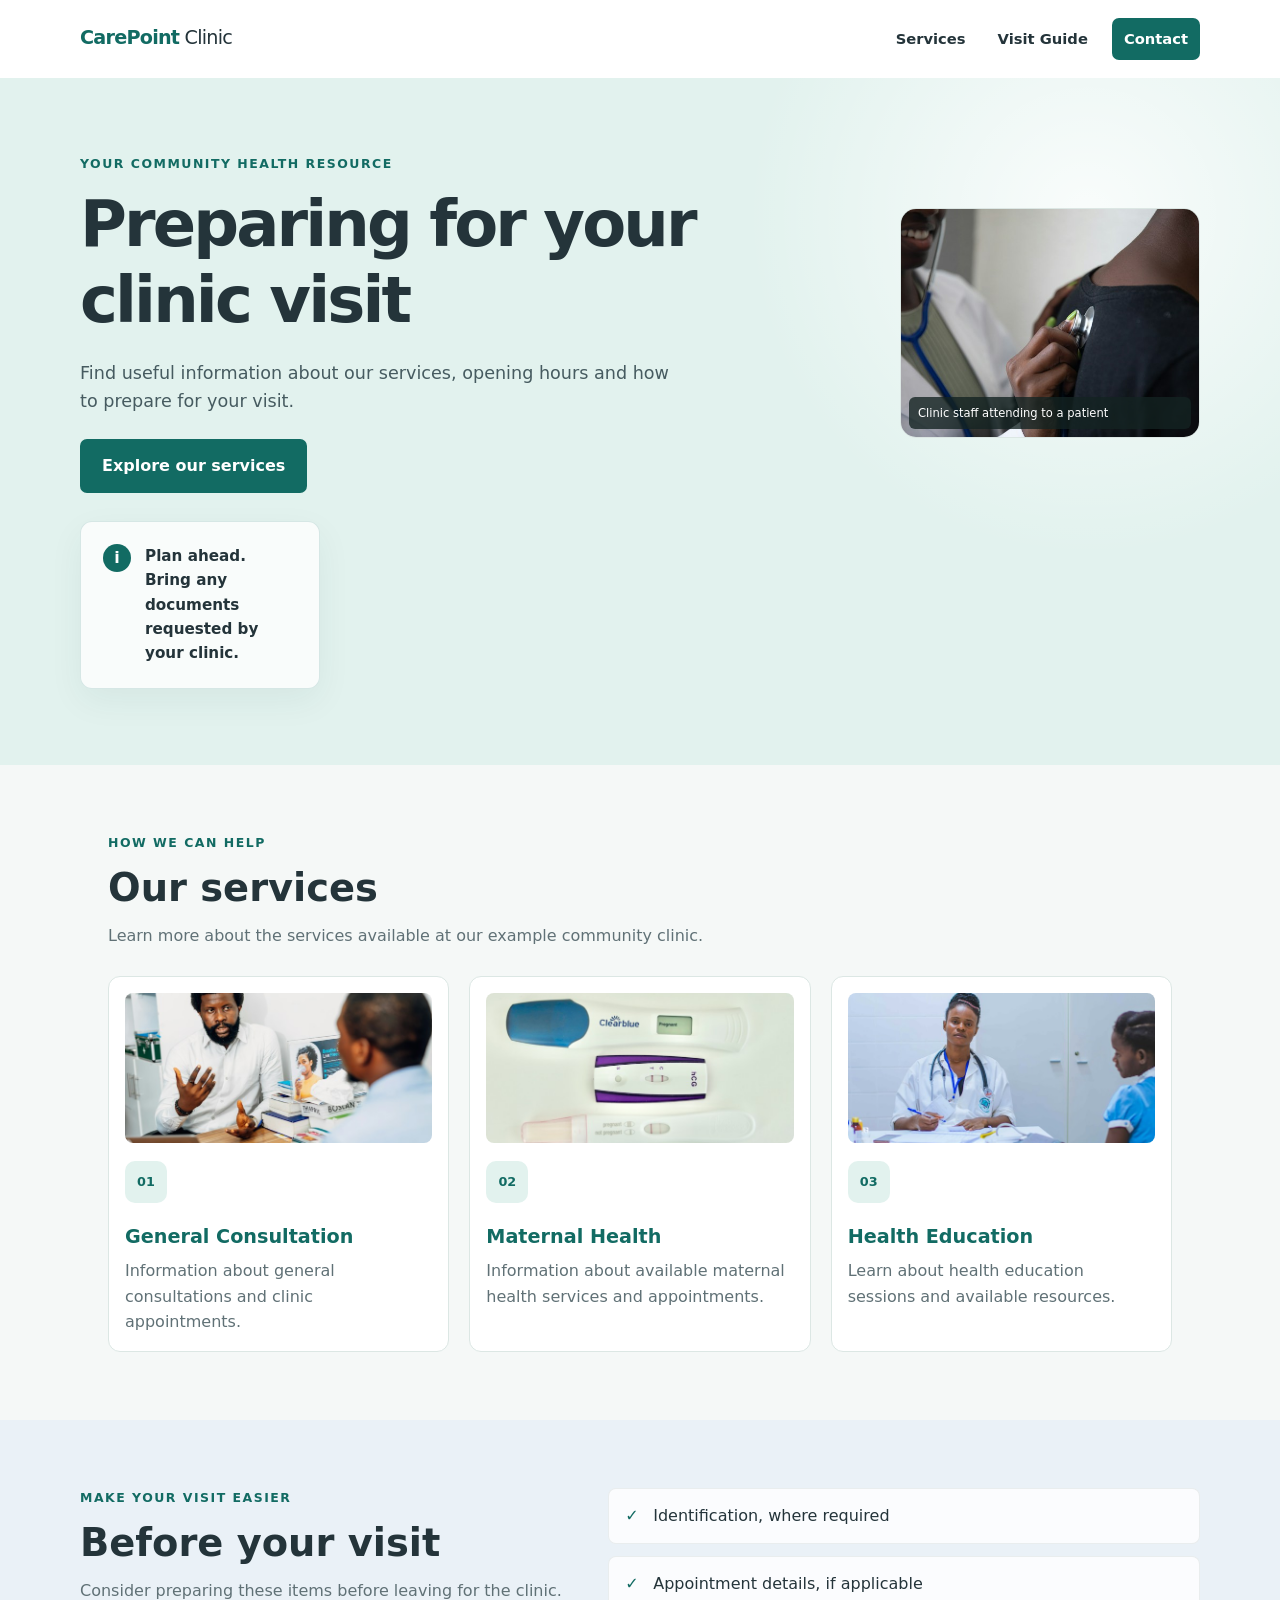
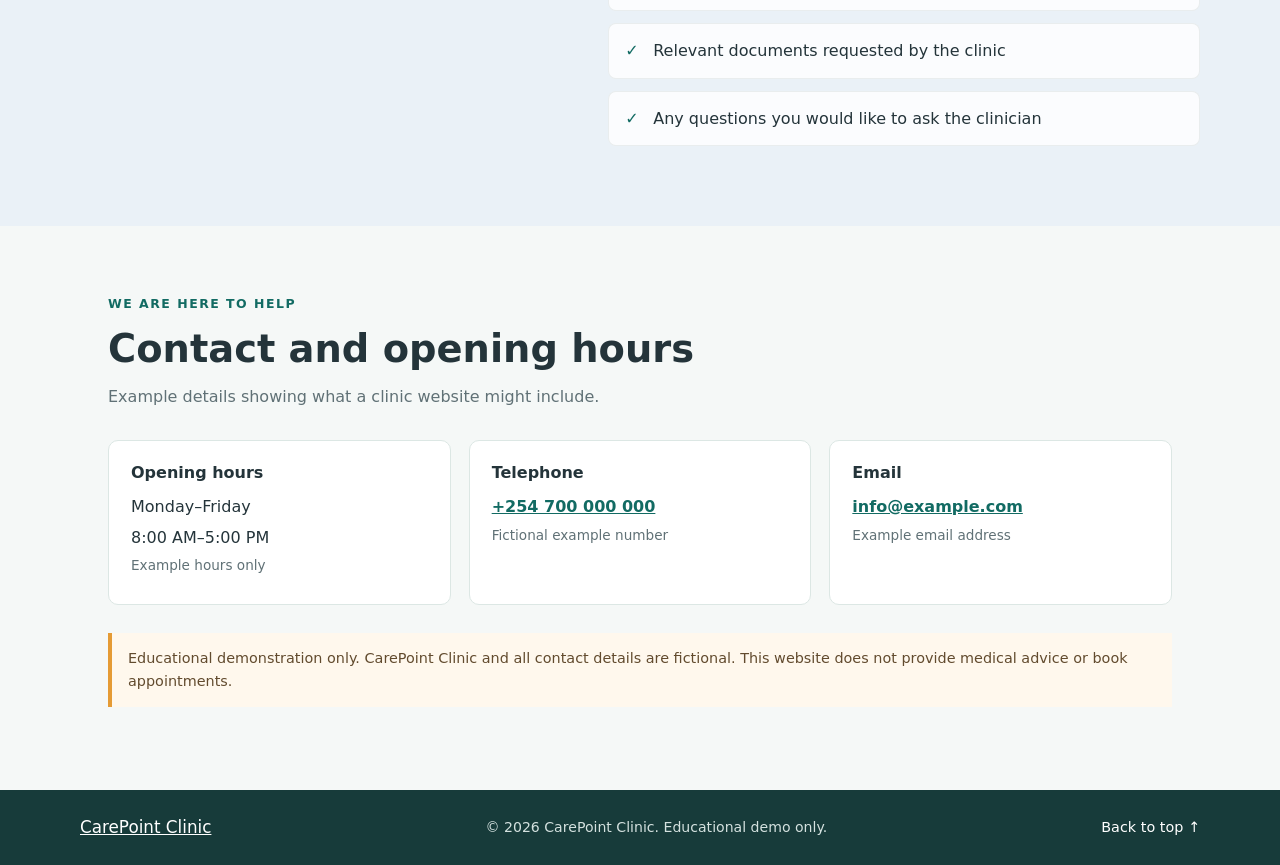
<file: index.html>
<!doctype html>
<html lang="en">
  <head>
    <!-- UTF-8 supports a wide range of characters; the viewport helps the layout fit phones. -->
    <meta charset="UTF-8" />
    <meta name="viewport" content="width=device-width, initial-scale=1.0" />
    <!-- A short summary can appear in search results; the title labels the browser tab. -->
    <meta
      name="description"
      content="A simple guide to clinic services, opening hours and preparing for a visit."
    />
    <title>Clinic Visit Guide | CarePoint Clinic</title>
    <!-- Load the separate stylesheet so content and presentation stay organized. -->
    <link rel="stylesheet" href="/assets/css/style.css" />
  </head>
  <body>
    <!-- The header groups the brand and the main links. The CSS places them in a row. -->
    <header class="site-header">
      <a class="logo" href="#home">CarePoint<span> Clinic</span></a>
      <!-- Each fragment link jumps to the section with the matching id below. -->
      <nav aria-label="Main navigation">
        <a href="#services">Services</a>
        <a href="#prepare">Visit Guide</a>
        <a class="nav-contact" href="#contact">Contact</a>
      </nav>
    </header>

    <!-- Main contains the central information of this page. -->
    <main>
      <!-- Welcome area: text, an image, and a supporting reminder. id="home" is a link target. -->
      <section class="hero" id="home">
        <div class="hero-content">
          <p class="eyebrow">YOUR COMMUNITY HEALTH RESOURCE</p>
          <h1>Preparing for your clinic visit</h1>
          <p class="hero-description">
            Find useful information about our services, opening hours and how to prepare for your
            visit.
          </p>
          <a class="button" href="#services">Explore our services</a>
        </div>
        <!-- IMAGE SLOT: Replace the image path with your chosen file; keep useful alt text. -->
        <div class="hero-image">
          <img src="/assets/images/clinic-hero.jpg" alt="Clinic staff welcoming a visitor" />
          <span class="image-label">Clinic staff attending to a patient</span>
        </div>
        <aside class="hero-note">
          <span class="note-mark" aria-hidden="true">i</span>
          <p>Plan ahead. Bring any documents requested by your clinic.</p>
        </aside>
      </section>

      <!-- The id lets navigation links jump here; the class supplies shared section spacing. -->
      <section class="section" id="services">
        <div class="section-heading">
          <p class="eyebrow">HOW WE CAN HELP</p>
          <h2>Our services</h2>
          <p class="section-intro">
            Learn more about the services available at our example community clinic.
          </p>
        </div>
        <!-- This parent is a CSS Grid container. Each article below becomes one grid item. -->
        <div class="service-grid">
          <article class="service-card">
            <!-- Each article groups one service's image, number, heading, and description. -->
            <!-- IMAGE SLOT: Replace the image path with your chosen file; keep useful alt text. -->
            <img
              class="service-image"
              src="/assets/images/general-consultation.jpg"
              alt="General consultation"
            />
            <div class="card-icon" aria-hidden="true">01</div>
            <h3>General Consultation</h3>
            <p>Information about general consultations and clinic appointments.</p>
          </article>
          <article class="service-card">
            <!-- IMAGE SLOT: Replace images/maternal-health.jpg with your chosen image. -->
            <img
              class="service-image"
              src="/assets/images/maternal-health.jpg"
              alt="Maternal health services"
            />
            <div class="card-icon" aria-hidden="true">02</div>
            <h3>Maternal Health</h3>
            <p>Information about available maternal health services and appointments.</p>
          </article>
          <article class="service-card">
            <!-- IMAGE SLOT: Replace images/health-education.jpg with your chosen image. -->
            <img
              class="service-image"
              src="/assets/images/health-education.jpg"
              alt="Health education session"
            />
            <div class="card-icon" aria-hidden="true">03</div>
            <h3>Health Education</h3>
            <p>Learn about health education sessions and available resources.</p>
          </article>
        </div>
      </section>

      <!-- The preparation class adds a two-column Grid layout on wider screens. -->
      <section class="section preparation" id="prepare">
        <div class="preparation-copy">
          <p class="eyebrow">MAKE YOUR VISIT EASIER</p>
          <h2>Before your visit</h2>
          <p>Consider preparing these items before leaving for the clinic.</p>
        </div>
        <!-- A semantic list keeps these preparation steps understandable without styling. -->
        <ul class="checklist">
          <li>Identification, where required</li>
          <li>Appointment details, if applicable</li>
          <li>Relevant documents requested by the clinic</li>
          <li>Any questions you would like to ask the clinician</li>
        </ul>
      </section>

      <!-- Contact details are grouped into three articles and become a Grid on wide screens. -->
      <section class="section contact" id="contact">
        <div class="section-heading">
          <p class="eyebrow">WE ARE HERE TO HELP</p>
          <h2>Contact and opening hours</h2>
          <p class="section-intro">Example details showing what a clinic website might include.</p>
        </div>
        <div class="contact-grid">
          <article class="contact-item">
            <h3>Opening hours</h3>
            <p>Monday–Friday</p>
            <p>8:00 AM–5:00 PM</p>
            <p class="muted">Example hours only</p>
          </article>
          <article class="contact-item">
            <h3>Telephone</h3>
            <!-- tel: and mailto: links can open the visitor's phone or email app. -->
            <p><a href="tel:+254700000000">+254 700 000 000</a></p>
            <p class="muted">Fictional example number</p>
          </article>
          <article class="contact-item">
            <h3>Email</h3>
            <p><a href="mailto:info@example.com">info@example.com</a></p>
            <p class="muted">Example email address</p>
          </article>
        </div>
        <p class="notice">
          Educational demonstration only. CarePoint Clinic and all contact details are fictional.
          This website does not provide medical advice or book appointments.
        </p>
      </section>
    </main>

    <!-- Footer content closes the page and repeats a link back to the welcome section. -->
    <footer class="site-footer">
      <a class="footer-logo" href="#home">CarePoint Clinic</a>
      <p>&copy; 2026 CarePoint Clinic. Educational demo only.</p>
      <a href="#home">Back to top ↑</a>
    </footer>
  </body>
</html>
</file>
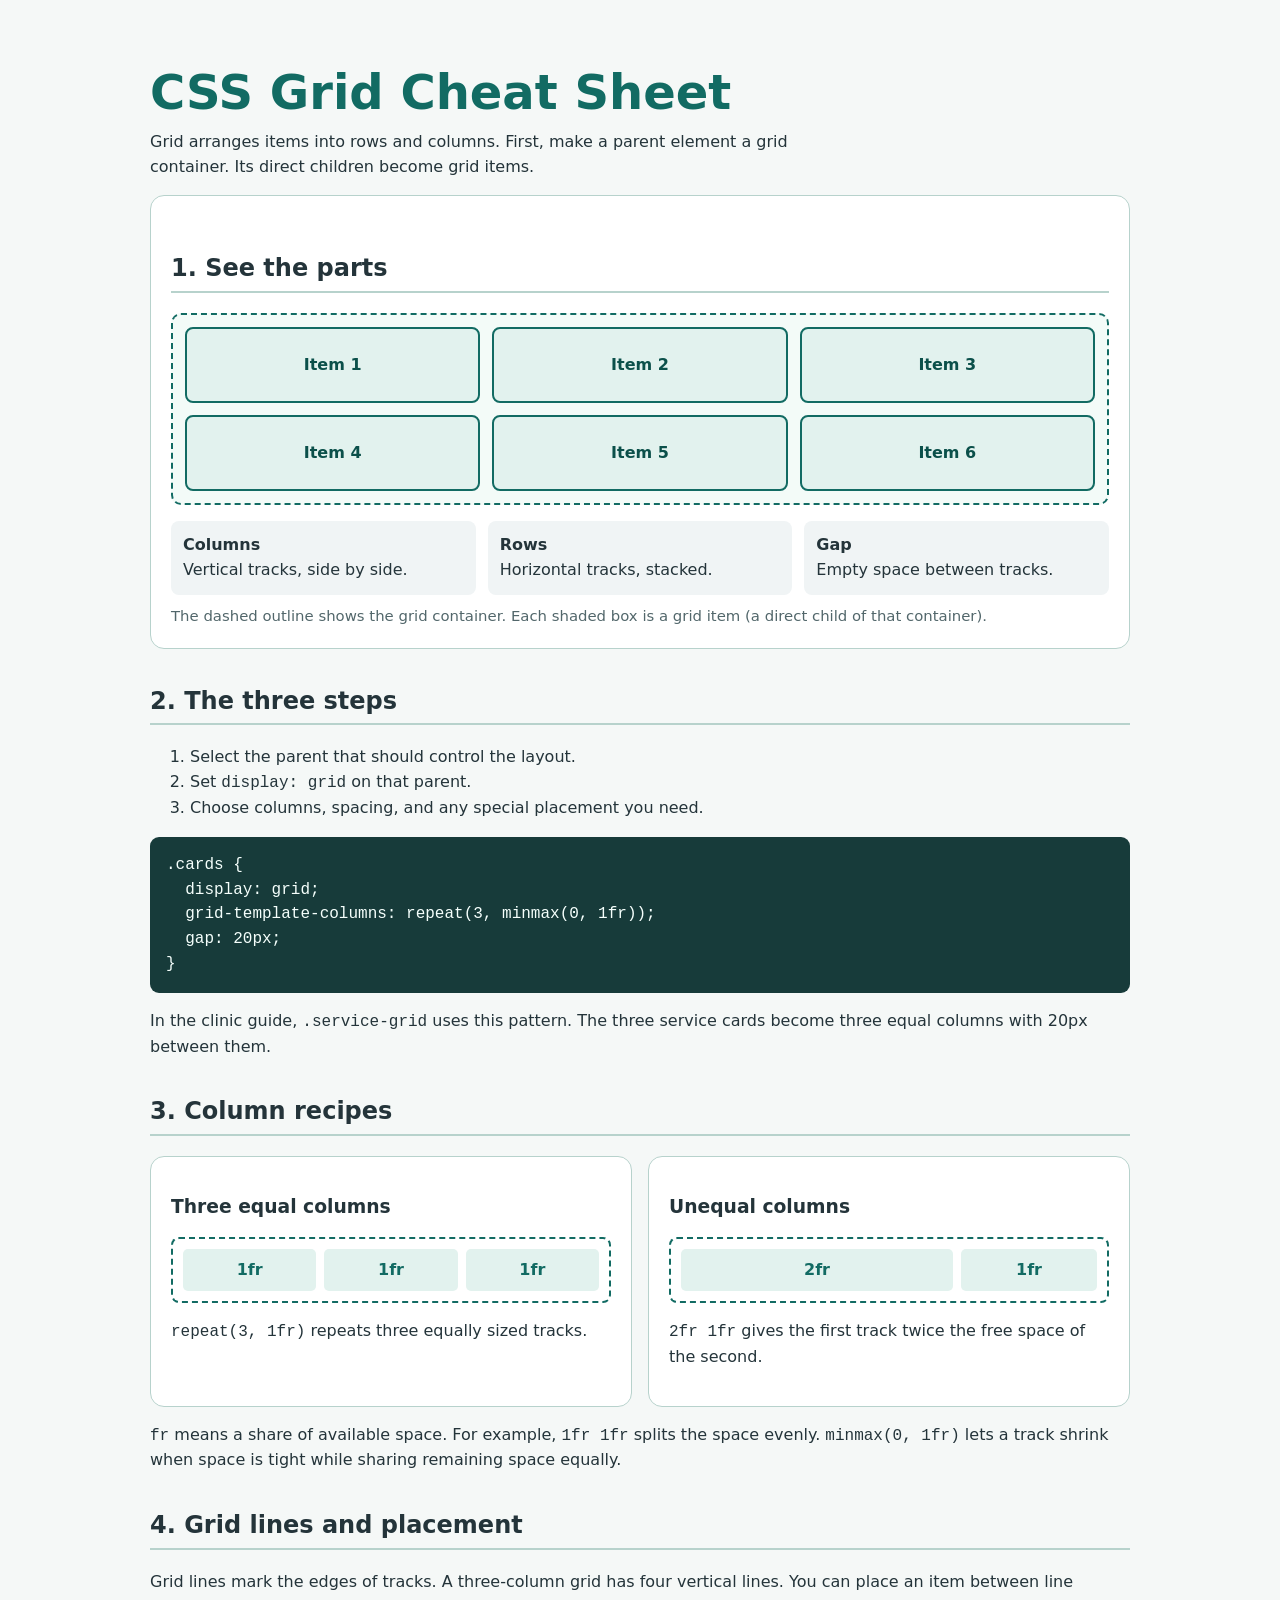
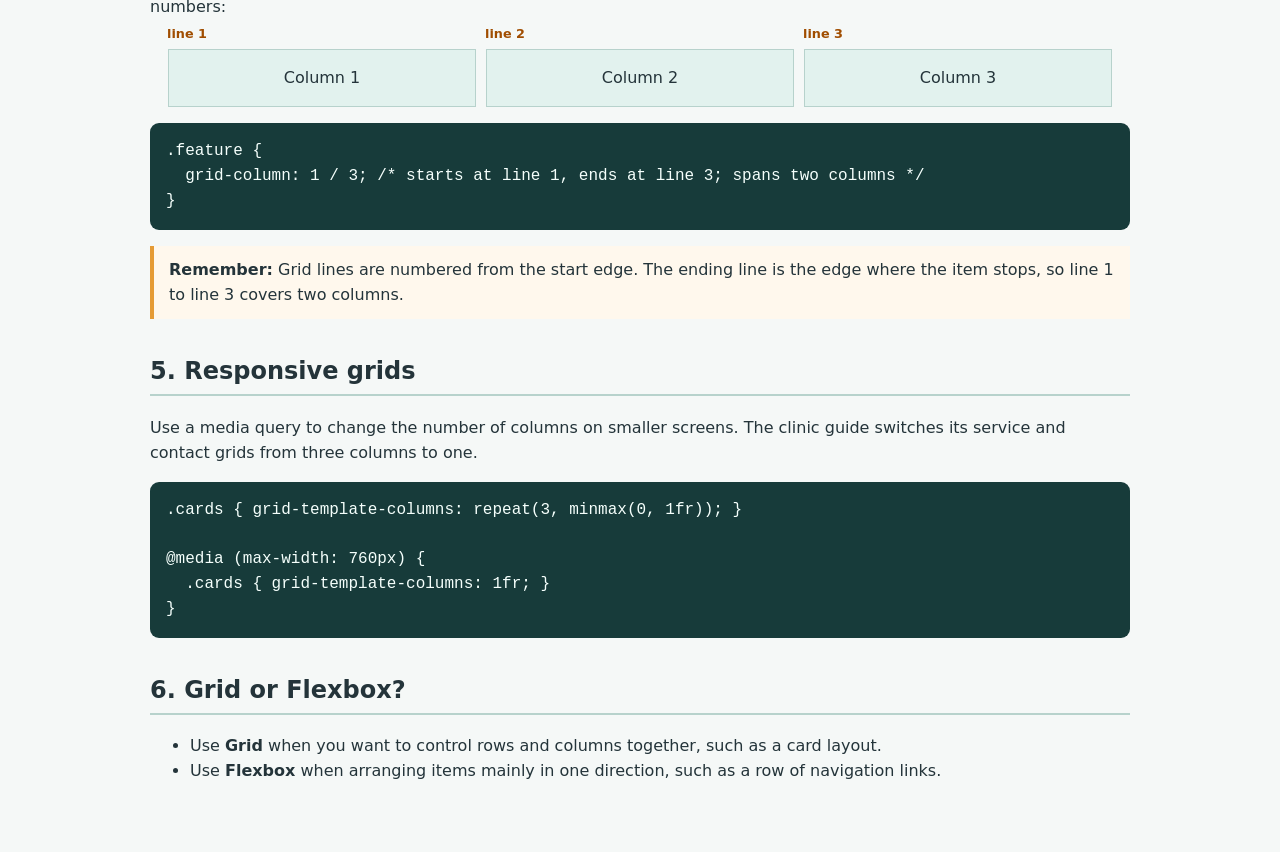
<file: css-grid-cheat-sheet.html>
<!doctype html>
<html lang="en">
  <head>
    <meta charset="utf-8" />
    <meta name="viewport" content="width=device-width, initial-scale=1" />
    <title>CSS Grid Cheat Sheet for Beginners</title>
    <style>
      :root {
        color-scheme: light;
        --ink: #24343a;
        --green: #126b63;
        --pale: #e2f2ee;
        --line: #b7d2cc;
        --paper: #f5f8f7;
      }
      * {
        box-sizing: border-box;
      }
      body {
        margin: 0;
        padding: 32px 18px 56px;
        background: var(--paper);
        color: var(--ink);
        font:
          16px/1.55 system-ui,
          sans-serif;
      }
      main {
        max-width: 980px;
        margin: auto;
      }
      h1,
      h2,
      h3 {
        line-height: 1.2;
      }
      h1 {
        margin-bottom: 8px;
        color: var(--green);
        font-size: clamp(2rem, 5vw, 3rem);
      }
      h2 {
        margin-top: 38px;
        padding-bottom: 8px;
        border-bottom: 2px solid var(--line);
      }
      .intro {
        max-width: 700px;
        margin-top: 0;
      }
      .panel {
        padding: 20px;
        border: 1px solid var(--line);
        border-radius: 14px;
        background: white;
      }
      .diagram {
        display: grid;
        grid-template-columns: repeat(3, 1fr);
        gap: 12px;
        padding: 12px;
        border: 2px dashed var(--green);
        border-radius: 10px;
        background: #f3fbf8;
      }
      .cell {
        display: grid;
        min-height: 76px;
        place-items: center;
        border: 2px solid var(--green);
        border-radius: 8px;
        background: var(--pale);
        color: #0b504a;
        font-weight: 700;
        text-align: center;
      }
      .caption {
        margin: 10px 0 0;
        color: #52676b;
        font-size: 0.93rem;
      }
      .parts {
        display: grid;
        grid-template-columns: repeat(3, 1fr);
        gap: 12px;
        margin-top: 16px;
      }
      .parts div {
        padding: 12px;
        border-radius: 8px;
        background: #f0f4f5;
      }
      code,
      pre {
        font-family: ui-monospace, SFMono-Regular, Consolas, monospace;
      }
      pre {
        overflow-x: auto;
        padding: 16px;
        border-radius: 9px;
        background: #173b3a;
        color: #f5fffc;
      }
      .compare {
        display: grid;
        grid-template-columns: 1fr 1fr;
        gap: 16px;
      }
      .mini {
        display: grid;
        gap: 8px;
        padding: 10px;
        border: 2px dashed var(--green);
        border-radius: 8px;
      }
      .three {
        grid-template-columns: repeat(3, 1fr);
      }
      .two {
        grid-template-columns: 2fr 1fr;
      }
      .mini span {
        display: grid;
        min-height: 42px;
        place-items: center;
        border-radius: 5px;
        background: var(--pale);
        color: var(--green);
        font-weight: 700;
      }
      .line-demo {
        display: grid;
        grid-template-columns: repeat(3, 1fr);
        gap: 10px;
        margin: 30px 18px 12px;
        counter-reset: none;
      }
      .line-demo span {
        position: relative;
        display: grid;
        min-height: 58px;
        place-items: center;
        background: var(--pale);
        border: 1px solid var(--line);
      }
      .line-demo span::before {
        position: absolute;
        top: -26px;
        left: -2px;
        color: #a04d00;
        font-size: 0.8rem;
        font-weight: 700;
      }
      .line-demo span:nth-child(1)::before {
        content: "line 1";
      }
      .line-demo span:nth-child(2)::before {
        content: "line 2";
      }
      .line-demo span:nth-child(3)::before {
        content: "line 3";
      }
      .line-demo span:nth-child(4)::before {
        content: "line 4";
      }
      .note {
        padding: 12px 15px;
        border-left: 4px solid #e59b35;
        background: #fff8ed;
      }
      @media (max-width: 620px) {
        body {
          padding: 22px 14px 40px;
        }
        .parts,
        .compare {
          grid-template-columns: 1fr;
        }
        .panel {
          padding: 15px;
        }
        .cell {
          min-height: 60px;
          font-size: 0.9rem;
        }
      }
    </style>
  </head>
  <body>
    <main>
      <h1>CSS Grid Cheat Sheet</h1>
      <p class="intro">
        Grid arranges items into rows and columns. First, make a parent element a grid container.
        Its direct children become grid items.
      </p>

      <section class="panel" aria-labelledby="anatomy-title">
        <h2 id="anatomy-title">1. See the parts</h2>
        <div
          class="diagram"
          aria-label="A grid with three columns, two rows, and gaps between six cells"
        >
          <div class="cell">Item 1</div>
          <div class="cell">Item 2</div>
          <div class="cell">Item 3</div>
          <div class="cell">Item 4</div>
          <div class="cell">Item 5</div>
          <div class="cell">Item 6</div>
        </div>
        <div class="parts">
          <div><strong>Columns</strong><br />Vertical tracks, side by side.</div>
          <div><strong>Rows</strong><br />Horizontal tracks, stacked.</div>
          <div><strong>Gap</strong><br />Empty space between tracks.</div>
        </div>
        <p class="caption">
          The dashed outline shows the grid container. Each shaded box is a grid item (a direct
          child of that container).
        </p>
      </section>

      <h2>2. The three steps</h2>
      <ol>
        <li>Select the parent that should control the layout.</li>
        <li>Set <code>display: grid</code> on that parent.</li>
        <li>Choose columns, spacing, and any special placement you need.</li>
      </ol>
      <pre><code>.cards {
  display: grid;
  grid-template-columns: repeat(3, minmax(0, 1fr));
  gap: 20px;
}</code></pre>
      <p>
        In the clinic guide, <code>.service-grid</code> uses this pattern. The three service cards
        become three equal columns with 20px between them.
      </p>

      <h2>3. Column recipes</h2>
      <div class="compare">
        <div class="panel">
          <h3>Three equal columns</h3>
          <div class="mini three"><span>1fr</span><span>1fr</span><span>1fr</span></div>
          <p><code>repeat(3, 1fr)</code> repeats three equally sized tracks.</p>
        </div>
        <div class="panel">
          <h3>Unequal columns</h3>
          <div class="mini two"><span>2fr</span><span>1fr</span></div>
          <p><code>2fr 1fr</code> gives the first track twice the free space of the second.</p>
        </div>
      </div>
      <p>
        <code>fr</code> means a share of available space. For example, <code>1fr 1fr</code> splits
        the space evenly. <code>minmax(0, 1fr)</code> lets a track shrink when space is tight while
        sharing remaining space equally.
      </p>

      <h2>4. Grid lines and placement</h2>
      <p>
        Grid lines mark the edges of tracks. A three-column grid has four vertical lines. You can
        place an item between line numbers:
      </p>
      <div class="line-demo" aria-label="Three columns separated by four numbered grid lines">
        <span>Column 1</span><span>Column 2</span><span>Column 3</span>
      </div>
      <pre><code>.feature {
  grid-column: 1 / 3; /* starts at line 1, ends at line 3; spans two columns */
}</code></pre>
      <p class="note">
        <strong>Remember:</strong> Grid lines are numbered from the start edge. The ending line is
        the edge where the item stops, so line 1 to line 3 covers two columns.
      </p>

      <h2>5. Responsive grids</h2>
      <p>
        Use a media query to change the number of columns on smaller screens. The clinic guide
        switches its service and contact grids from three columns to one.
      </p>
      <pre><code>.cards { grid-template-columns: repeat(3, minmax(0, 1fr)); }

@media (max-width: 760px) {
  .cards { grid-template-columns: 1fr; }
}</code></pre>

      <h2>6. Grid or Flexbox?</h2>
      <ul>
        <li>
          Use <strong>Grid</strong> when you want to control rows and columns together, such as a
          card layout.
        </li>
        <li>
          Use <strong>Flexbox</strong> when arranging items mainly in one direction, such as a row
          of navigation links.
        </li>
      </ul>
    </main>
  </body>
</html>
</file>
<file: assets/css/style.css>
/* 1. Global styles and reusable colours
   Variables in :root can be reused throughout this file. Change a value here
   to update every component that uses it, which helps keep colors consistent. */
:root {
  --color-primary: #126b63;
  --color-primary-dark: #0b504a;
  --color-text: #24343a;
  --color-muted: #607176;
  --color-background: #f5f8f7;
  --color-white: #ffffff;
  --color-border: #dce7e4;
  --color-soft-green: #e2f2ee;
  --color-soft-blue: #eaf1f7;
  --color-accent: #e59b35;
  --content-width: 1120px;
  --image-placeholder: #dcebe7;
}

/* Include padding and borders inside declared widths/heights for easier sizing. */
* {
  box-sizing: border-box;
}

html {
  /* Anchor links scroll smoothly; leave room above a section heading after a jump. */
  scroll-behavior: smooth;
  scroll-padding-top: 24px;
}

body {
  margin: 0;
  padding: 0;
  font-family:
    Inter,
    ui-sans-serif,
    system-ui,
    -apple-system,
    BlinkMacSystemFont,
    "Segoe UI",
    sans-serif;
  line-height: 1.6;
  color: var(--color-text);
  background: var(--color-background);
}

a {
  color: var(--color-primary);
}

a:focus-visible {
  outline: 3px solid var(--color-accent);
  outline-offset: 4px;
  border-radius: 3px;
}

h1,
h2,
h3,
p {
  margin-top: 0;
}
h1,
h2,
h3 {
  line-height: 1.2;
}
section {
  scroll-margin-top: 20px;
}

/* 2. Simple header and navigation */
.site-header {
  /* Flexbox puts the logo and nav in one row and spreads them apart. */
  display: flex;
  justify-content: space-between;
  align-items: center;
  gap: 24px;
  max-width: 100%;
  margin: 0 auto;
  /* Padding sets 18px top/bottom. Horizontally, max() chooses the larger
     gutter: at least 6% of the viewport, or half the space left after
     reserving --content-width. This keeps the header content aligned with
     the centered page sections on wide screens and inset on narrower ones. */
  padding: 18px max(6%, calc((100% - var(--content-width)) / 2));
  background: var(--color-white);
}

.logo {
  color: var(--color-primary);
  font-size: 1.2rem;
  font-weight: 750;
  letter-spacing: -0.04em;
  text-decoration: none;
  white-space: nowrap;
}

.logo span {
  color: var(--color-text);
  font-weight: 500;
}

nav {
  /* Arrange links in a row; wrapping prevents overflow when space is limited. */
  display: flex;
  align-items: center;
  flex-wrap: wrap;
  gap: 8px;
}

nav a {
  padding: 9px 12px;
  border-radius: 7px;
  color: var(--color-text);
  font-size: 0.92rem;
  font-weight: 600;
  text-decoration: none;
  transition:
    background-color 150ms ease,
    color 150ms ease;
}

nav a:hover,
nav a:focus-visible {
  background: var(--color-soft-green);
  color: var(--color-primary-dark);
}

nav a.nav-contact {
  margin-left: 4px;
  background: var(--color-primary);
  color: var(--color-white);
}

nav a.nav-contact:hover,
nav a.nav-contact:focus-visible {
  background: var(--color-primary-dark);
  color: var(--color-white);
}

/* Image slots: change the image files in index.html to swap pictures.
   The shared rule makes both hero and card photos fill their width and crop
   excess edges rather than stretching the image out of proportion. */
.hero-image {
  /* This parent anchors the absolute image label; overflow clips rounded edges. */
  position: relative;
  flex: 0 1 300px;
  min-width: 220px;
  height: 230px;
  overflow: hidden;
  border: 1px solid var(--color-border);
  border-radius: 16px;
  background: var(--image-placeholder);
}

.hero-image img,
.service-image {
  display: block;
  width: 100%;
  object-fit: cover;
}

.hero-image img {
  height: 100%;
}

.image-label {
  /* Place the label over the image, inset from its lower and side edges. */
  position: absolute;
  right: 8px;
  bottom: 8px;
  left: 8px;
  padding: 7px 9px;
  border-radius: 6px;
  background: rgba(20, 35, 34, 0.78);
  color: white;
  font-size: 0.72rem;
}

/* 3. Hero / welcome section */
.hero {
  /* Flexbox places the text, photo, and note side by side where they fit. */
  display: flex;
  justify-content: space-between;
  align-items: center;
  gap: 28px;
  min-height: 390px;
  flex-wrap: wrap; /* Move items to another line if the row becomes too narrow. */
  padding: 76px max(6%, calc((100% - var(--content-width)) / 2));
  background:
    radial-gradient(circle at 85% 20%, rgba(255, 255, 255, 0.8), transparent 28%),
    var(--color-soft-green);
}

.hero-content {
  max-width: 670px;
}

.eyebrow {
  margin-bottom: 12px;
  color: var(--color-primary);
  font-size: 0.78rem;
  font-weight: 800;
  letter-spacing: 0.12em;
}

.hero h1 {
  max-width: 650px;
  margin-bottom: 20px;
  /* Responsive font: never smaller than 2.3rem or larger than 4rem. */
  font-size: clamp(2.3rem, 5vw, 4rem);
  letter-spacing: -0.045em;
}

.hero-description {
  max-width: 590px;
  margin-bottom: 24px;
  color: #465b60;
  font-size: 1.1rem;
}

.button {
  display: inline-block;
  padding: 12px 20px;
  border: 2px solid var(--color-primary);
  border-radius: 7px;
  background: var(--color-primary);
  color: var(--color-white);
  font-weight: 800;
  text-decoration: none;
  transition:
    background-color 160ms ease,
    border-color 160ms ease,
    transform 160ms ease;
}

.button:hover {
  /* A small lift and darker colors signal that the link is interactive. */
  transform: translateY(-2px);
  border-color: var(--color-primary-dark);
  background: var(--color-primary-dark);
  border: 10px solid var(--color-acc);
}

.button:focus-visible {
  outline: 3px solid var(--color-accent);
  outline-offset: 4px;
}

.hero-note {
  /* Another one-direction Flexbox row: icon first, reminder text second. */
  display: flex;
  align-items: flex-start;
  gap: 14px;
  width: min(240px, 100%);
  padding: 22px;
  border: 1px solid rgba(18, 107, 99, 0.15);
  border-radius: 12px;
  background: rgba(255, 255, 255, 0.78);
  box-shadow: 0 12px 35px rgba(25, 65, 60, 0.06);
}

.hero-note p {
  margin: 0;
  font-size: 0.95rem;
  font-weight: 700;
}

.note-mark {
  /* A one-cell Grid centers the letter in the circular icon. */
  display: grid;
  flex: 0 0 28px;
  width: 28px;
  height: 28px;
  place-items: center;
  border-radius: 50%;
  background: var(--color-primary);
  color: white;
  font-weight: 800;
}

/* 4. Main content sections */
.section {
  max-width: var(--content-width);
  margin: 0 auto;
  padding: 68px 28px;
}

.section-heading {
  max-width: 650px;
  margin-bottom: 28px;
}
.section h2 {
  margin-bottom: 12px;
  font-size: clamp(1.8rem, 3vw, 2.4rem);
}
.section-intro {
  margin-bottom: 0;
  color: var(--color-muted);
}

/* 5. Service cards using CSS Grid */
.service-grid {
  /* Three equal columns; minmax(0, 1fr) lets tracks shrink without overflow. */
  display: grid;
  grid-template-columns: repeat(3, minmax(0, 1fr));
  gap: 20px;
}

.service-card {
  /* This is a grid item. Its padding is inside the border due to border-box above. */
  padding: 16px;
  border: 1px solid var(--color-border);
  border-radius: 12px;
  background: var(--color-white);
  transition:
    transform 160ms ease,
    box-shadow 160ms ease;
  overflow: hidden;
}

.service-image {
  height: 150px;
  margin-bottom: 18px;
  border-radius: 8px;
  background: var(--image-placeholder);
}

.service-card:hover {
  transform: translateY(-4px);
  box-shadow: 0 12px 28px rgba(36, 52, 58, 0.08);
}

.card-icon {
  /* Grid is also useful for centering content inside a small box. */
  display: grid;
  width: 42px;
  height: 42px;
  margin-bottom: 22px;
  place-items: center;
  border-radius: 10px;
  background: var(--color-soft-green);
  color: var(--color-primary);
  font-size: 0.8rem;
  font-weight: 800;
}

.service-card h3 {
  margin-bottom: 10px;
  color: var(--color-primary);
  font-size: 1.2rem;
}
.service-card p {
  margin-bottom: 0;
  color: var(--color-muted);
}

/* 6. Preparation checklist */
.preparation {
  /* Two columns: 0.9 and 1.1 shares, so the checklist is slightly wider. */
  display: grid;
  grid-template-columns: 0.9fr 1.1fr;
  align-items: start;
  gap: 44px;
  max-width: none;
  padding-right: max(6%, calc((100% - var(--content-width)) / 2));
  padding-left: max(6%, calc((100% - var(--content-width)) / 2));
  background: var(--color-soft-blue);
}

.preparation-copy p:last-child {
  margin-bottom: 0;
  color: var(--color-muted);
}

.checklist {
  margin: 0;
  padding: 0;
  list-style: none;
}

.checklist li {
  position: relative;
  margin-bottom: 12px;
  padding: 14px 16px 14px 44px;
  border: 1px solid rgba(36, 52, 58, 0.08);
  border-radius: 8px;
  background: rgba(255, 255, 255, 0.8);
}

.checklist li::before {
  /* Add a decorative check without adding extra characters to every HTML item. */
  position: absolute;
  top: 14px;
  left: 16px;
  color: var(--color-primary);
  content: "✓";
  font-weight: 800;
}

/* 7. Contact and opening hours */
.contact-grid {
  /* Three equal columns keep the contact cards aligned on wide screens. */
  display: grid;
  grid-template-columns: repeat(3, minmax(0, 1fr));
  gap: 18px;
  margin-top: 30px;
}

.contact-item {
  padding: 22px;
  border: 1px solid var(--color-border);
  border-radius: 10px;
  background: var(--color-white);
}

.contact-item h3 {
  margin-bottom: 12px;
  font-size: 1rem;
}
.contact-item p {
  margin-bottom: 5px;
}
.contact-item a {
  font-weight: 700;
  overflow-wrap: anywhere;
}
.muted {
  color: var(--color-muted);
  font-size: 0.85rem;
}

.notice {
  margin-top: 28px;
  padding: 14px 16px;
  border-left: 4px solid var(--color-accent);
  background: #fff8ed;
  color: #624b2e;
  font-size: 0.9rem;
}

/* 8. Footer */
.site-footer {
  display: flex;
  justify-content: space-between;
  align-items: center;
  gap: 20px;
  padding: 24px max(6%, calc((100% - var(--content-width)) / 2));
  background: #173b3a;
  color: var(--color-white);
}

.site-footer p {
  margin: 0;
  color: #d4e1df;
  font-size: 0.88rem;
}
.footer-logo {
  color: var(--color-white);
  font-size: 1.05rem;
}
.site-footer > a:last-child {
  color: var(--color-white);
  font-size: 0.9rem;
  text-decoration: none;
}
.site-footer > a:last-child:hover {
  text-decoration: underline;
}

/* 9. Responsive layout for tablets and phones
   These overrides apply at 760px and below, rearranging content for a narrow view. */
@media (max-width: 760px) {
  .site-header {
    align-items: flex-start;
    flex-direction: column;
    gap: 12px;
    padding: 18px 6%;
  }
  nav {
    gap: 4px;
  }
  nav a {
    padding: 8px 10px;
  }
  nav a.nav-contact {
    margin-left: 0;
  }

  .hero {
    align-items: flex-start;
    flex-direction: column;
    gap: 28px;
    padding: 54px 6%;
  }

  .hero-note {
    width: 100%;
    max-width: 420px;
  }
  .hero-image {
    width: 100%;
    min-width: 0;
    max-width: 480px;
    height: 220px;
  }
  .section {
    padding: 48px 6%;
  }
  /* One flexible column stacks the cards vertically on smaller screens. */
  .service-grid,
  .contact-grid {
    grid-template-columns: 1fr;
  }
  .preparation {
    grid-template-columns: 1fr;
    gap: 24px;
    padding-right: 6%;
    padding-left: 6%;
  }
  .site-footer {
    align-items: flex-start;
    flex-direction: column;
    padding: 24px 6%;
  }
}

/* Respect visitors who prefer reduced motion by removing most animation effects. */
@media (prefers-reduced-motion: reduce) {
  html {
    scroll-behavior: auto;
  }
  *,
  *::before,
  *::after {
    transition-duration: 0.01ms !important;
    animation-duration: 0.01ms !important;
    animation-iteration-count: 1 !important;
  }
}
</file>
